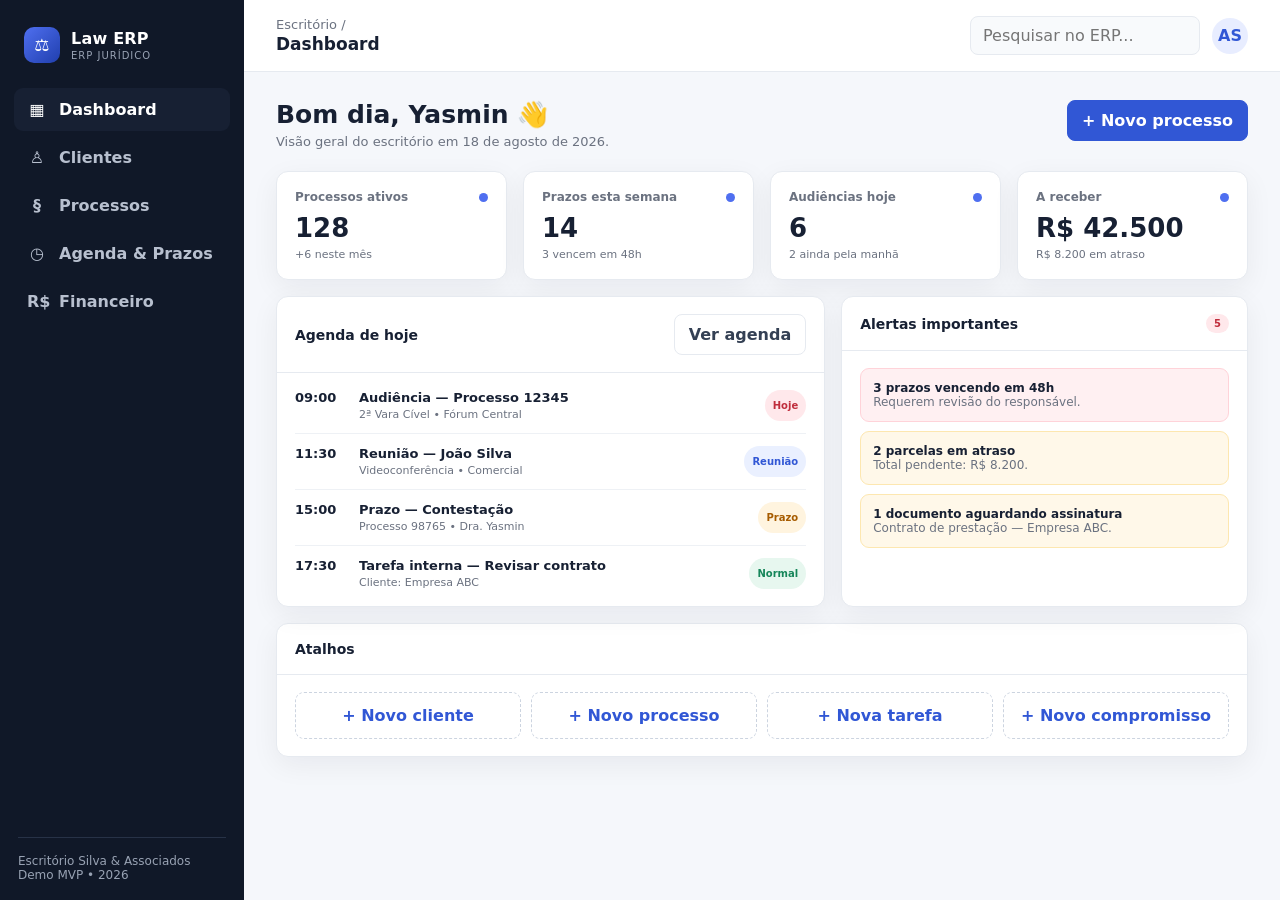
<file: index.html>
<!DOCTYPE html>
<html lang="pt-BR">
<head>
<meta charset="UTF-8">
<meta name="viewport" content="width=device-width, initial-scale=1.0">
<title>Law ERP by AXION TECH</title>
<link rel="stylesheet" href="styles.css">
</head>
<body>
<aside class="sidebar">
  <div class="brand"><div class="brand-mark">⚖</div><div><span>Law ERP</span><small>ERP JURÍDICO</small></div></div>
  <nav class="nav">
    <button class="active" data-screen="dashboard"><span class="icon">▦</span><span>Dashboard</span></button>
    <button data-screen="clientes"><span class="icon">♙</span><span>Clientes</span></button>
    <button data-screen="processos"><span class="icon">§</span><span>Processos</span></button>
    <button data-screen="agenda"><span class="icon">◷</span><span>Agenda & Prazos</span></button>
    <button data-screen="financeiro"><span class="icon">R$</span><span>Financeiro</span></button>
  </nav>
  <div class="sidebar-footer">Escritório Silva & Associados<br>Demo MVP • 2026</div>
</aside>

<main class="main">
<header class="topbar">
  <div class="crumb">Escritório / <strong id="pageTitle">Dashboard</strong></div>
  <div class="top-actions"><input class="search" placeholder="Pesquisar no ERP..." id="globalSearch"><div class="avatar">AS</div></div>
</header>

<section id="dashboard" class="screen active content">
  <div class="page-head"><div><h1>Bom dia, Yasmin 👋</h1><p>Visão geral do escritório em 18 de agosto de 2026.</p></div><div class="actions"><button class="btn primary" data-toast="Novo processo iniciado">+ Novo processo</button></div></div>
  <div class="grid kpis">
    <div class="card kpi"><div class="kpi-top">Processos ativos <span class="dot"></span></div><div class="value">128</div><div class="sub">+6 neste mês</div></div>
    <div class="card kpi"><div class="kpi-top">Prazos esta semana <span class="dot"></span></div><div class="value">14</div><div class="sub">3 vencem em 48h</div></div>
    <div class="card kpi"><div class="kpi-top">Audiências hoje <span class="dot"></span></div><div class="value">6</div><div class="sub">2 ainda pela manhã</div></div>
    <div class="card kpi"><div class="kpi-top">A receber <span class="dot"></span></div><div class="value money">R$ 42.500</div><div class="sub">R$ 8.200 em atraso</div></div>
  </div>
  <div style="height:16px"></div>
  <div class="grid two">
    <div class="card"><div class="card-head"><h3>Agenda de hoje</h3><button class="btn" data-screen-go="agenda">Ver agenda</button></div><div class="card-body"><div class="list">
      <div class="list-item"><div style="display:flex;gap:12px"><div class="time">09:00</div><div><div class="item-title">Audiência — Processo 12345</div><div class="item-sub">2ª Vara Cível • Fórum Central</div></div></div><span class="pill red">Hoje</span></div>
      <div class="list-item"><div style="display:flex;gap:12px"><div class="time">11:30</div><div><div class="item-title">Reunião — João Silva</div><div class="item-sub">Videoconferência • Comercial</div></div></div><span class="pill blue">Reunião</span></div>
      <div class="list-item"><div style="display:flex;gap:12px"><div class="time">15:00</div><div><div class="item-title">Prazo — Contestação</div><div class="item-sub">Processo 98765 • Dra. Yasmin</div></div></div><span class="pill orange">Prazo</span></div>
      <div class="list-item"><div style="display:flex;gap:12px"><div class="time">17:30</div><div><div class="item-title">Tarefa interna — Revisar contrato</div><div class="item-sub">Cliente: Empresa ABC</div></div></div><span class="pill green">Normal</span></div>
    </div></div></div>
    <div class="card"><div class="card-head"><h3>Alertas importantes</h3><span class="pill red">5</span></div><div class="card-body">
      <div class="alert red"><strong>3 prazos vencendo em 48h</strong><br><span class="muted">Requerem revisão do responsável.</span></div>
      <div class="alert"><strong>2 parcelas em atraso</strong><br><span class="muted">Total pendente: R$ 8.200.</span></div>
      <div class="alert"><strong>1 documento aguardando assinatura</strong><br><span class="muted">Contrato de prestação — Empresa ABC.</span></div>
    </div></div>
  </div>
  <div style="height:16px"></div>
  <div class="card"><div class="card-head"><h3>Atalhos</h3></div><div class="card-body"><div class="quick">
    <button data-toast="Formulário de novo cliente aberto">+ Novo cliente</button><button data-toast="Formulário de novo processo aberto">+ Novo processo</button><button data-toast="Formulário de nova tarefa aberto">+ Nova tarefa</button><button data-toast="Formulário de novo compromisso aberto">+ Novo compromisso</button>
  </div></div></div>
</section>

<section id="clientes" class="screen content">
  <div class="page-head"><div><h1>Clientes</h1><p>Cadastro, relacionamento e situação financeira dos clientes.</p></div><div class="actions"><button class="btn" data-toast="Exportação preparada">Exportar</button><button class="btn primary" data-toast="Novo cliente iniciado">+ Novo cliente</button></div></div>
  <div class="toolbar"><input id="clientSearch" placeholder="Buscar por nome, CPF/CNPJ..."><select><option>Todos os status</option><option>Ativo</option><option>Inativo</option></select><select><option>Todos os advogados</option><option>Dra. Yasmin Santos</option><option>Dr. Carlos Lima</option></select></div>
  <div class="card table-wrap"><table class="table"><thead><tr><th>Cliente</th><th>Tipo</th><th>Contato</th><th>Responsável</th><th>Processos</th><th>Financeiro</th><th>Status</th></tr></thead><tbody id="clientRows">
    <tr><td><div class="name">João Silva</div><div class="muted">CPF 123.456.789-00</div></td><td>Pessoa física</td><td>(11) 99999-1020<br><span class="muted">joao@email.com</span></td><td>Dra. Yasmin Santos</td><td>4</td><td class="positive">Em dia</td><td><span class="pill green">Ativo</span></td></tr>
    <tr><td><div class="name">Empresa ABC Ltda.</div><div class="muted">CNPJ 12.345.678/0001-90</div></td><td>Pessoa jurídica</td><td>(11) 3111-2080<br><span class="muted">juridico@abc.com</span></td><td>Dr. Carlos Lima</td><td>12</td><td class="negative">R$ 8.200 atraso</td><td><span class="pill green">Ativo</span></td></tr>
    <tr><td><div class="name">Mariana Costa</div><div class="muted">CPF 987.654.321-00</div></td><td>Pessoa física</td><td>(11) 98877-4412<br><span class="muted">mariana@email.com</span></td><td>Dra. Yasmin Santos</td><td>2</td><td class="positive">Em dia</td><td><span class="pill green">Ativo</span></td></tr>
    <tr><td><div class="name">Construtora Horizonte</div><div class="muted">CNPJ 45.678.901/0001-22</div></td><td>Pessoa jurídica</td><td>(11) 4002-8922<br><span class="muted">contato@horizonte.com</span></td><td>Dr. Carlos Lima</td><td>7</td><td class="positive">Em dia</td><td><span class="pill green">Ativo</span></td></tr>
    <tr><td><div class="name">Pedro Almeida</div><div class="muted">CPF 321.654.987-11</div></td><td>Pessoa física</td><td>(11) 97771-1200<br><span class="muted">pedro@email.com</span></td><td>Dra. Yasmin Santos</td><td>1</td><td class="muted">Sem lançamentos</td><td><span class="pill orange">Inativo</span></td></tr>
  </tbody></table></div>
</section>

<section id="processos" class="screen content">
  <div class="page-head"><div><h1>Processos</h1><p>Gestão completa dos processos e seus principais eventos.</p></div><button class="btn primary" data-toast="Novo processo iniciado">+ Novo processo</button></div>
  <div class="process-grid">
    <div class="card profile"><div class="pill blue">Em andamento</div><h2>12345-67.2026.8.26.0100</h2><p class="muted small">Ação de cobrança • Cível</p>
      <div class="field"><label>Cliente</label><strong>João Silva</strong></div><div class="field"><label>Parte contrária</label><strong>Comercial Beta Ltda.</strong></div><div class="field"><label>Tribunal / Vara</label><strong>TJSP • 2ª Vara Cível</strong></div><div class="field"><label>Advogado responsável</label><strong>Dra. Yasmin Santos</strong></div><div class="field"><label>Valor da causa</label><strong>R$ 75.000,00</strong></div><div class="field"><label>Próximo prazo</label><span class="pill red">20/08/2026</span></div>
    </div>
    <div class="card">
      <div class="tabs"><button class="active" data-tab="resumo">Resumo</button><button data-tab="andamentos">Andamentos</button><button data-tab="prazos">Prazos</button><button data-tab="audiencias">Audiências</button><button data-tab="documentos">Documentos</button><button data-tab="tarefas">Tarefas</button><button data-tab="financeiro">Financeiro</button></div>
      <div class="card-body" id="processTab">
        <div class="grid three"><div class="card kpi"><div class="kpi-top">Fase processual</div><div class="value" style="font-size:18px">Contestação</div><div class="sub">Em análise</div></div><div class="card kpi"><div class="kpi-top">Próxima audiência</div><div class="value" style="font-size:18px">28/08</div><div class="sub">14:00 • Sala 4</div></div><div class="card kpi"><div class="kpi-top">Documentos</div><div class="value" style="font-size:18px">23</div><div class="sub">2 pendentes</div></div></div>
        <div style="height:20px"></div><div class="timeline"><div class="event"><div class="event-date">18 AGO 2026</div><div class="event-body"><strong>Prazo cadastrado</strong><p>Apresentar manifestação sobre documentos da parte contrária.</p></div></div><div class="event"><div class="event-date">14 AGO 2026</div><div class="event-body"><strong>Documento protocolado</strong><p>Petição intermediária enviada ao tribunal.</p></div></div><div class="event"><div class="event-date">05 AGO 2026</div><div class="event-body"><strong>Distribuição</strong><p>Processo distribuído para a 2ª Vara Cível.</p></div></div></div>
      </div>
    </div>
  </div>
</section>

<section id="agenda" class="screen content">
  <div class="page-head"><div><h1>Agenda & Prazos</h1><p>Calendário operacional para compromissos, audiências e prazos.</p></div><div class="actions"><button class="btn">Semana</button><button class="btn">Dia</button><button class="btn primary" data-toast="Novo evento iniciado">+ Novo evento</button></div></div>
  <div class="toolbar"><select><option>Todos os advogados</option><option>Dra. Yasmin Santos</option><option>Dr. Carlos Lima</option></select><select><option>Todos os tipos</option><option>Prazo</option><option>Audiência</option><option>Reunião</option><option>Tarefa</option></select><select><option>Todas as prioridades</option><option>Urgente</option><option>Atenção</option><option>Normal</option></select></div>
  <div class="calendar"><div class="card" style="padding:16px"><div class="cal-head"><button class="btn">‹</button><div class="cal-title">Agosto 2026</div><button class="btn">›</button></div><div class="cal-grid" id="calendarGrid"></div></div>
    <div class="card"><div class="card-head"><h3>Próximos eventos</h3></div><div class="card-body"><div class="list">
      <div class="list-item"><div><div class="item-title">🔴 Prazo — Contestação</div><div class="item-sub">20/08 • Processo 12345 • Ana</div></div><span class="pill red">Urgente</span></div>
      <div class="list-item"><div><div class="item-title">🟠 Audiência — Processo 67890</div><div class="item-sub">21/08 • 10:00 • Carlos</div></div><span class="pill orange">Atenção</span></div>
      <div class="list-item"><div><div class="item-title">🟢 Reunião — Mariana Costa</div><div class="item-sub">24/08 • 15:30 • Ana</div></div><span class="pill green">Normal</span></div>
      <div class="list-item"><div><div class="item-title">🟠 Prazo — Réplica</div><div class="item-sub">26/08 • Processo 55443</div></div><span class="pill orange">Atenção</span></div>
    </div></div></div>
  </div>
</section>

<section id="financeiro" class="screen content">
  <div class="page-head"><div><h1>Financeiro</h1><p>Contas a receber, despesas e visão do fluxo de caixa.</p></div><div class="actions"><button class="btn" data-toast="Nova despesa iniciada">+ Despesa</button><button class="btn primary" data-toast="Nova cobrança iniciada">+ Cobrança</button></div></div>
  <div class="grid finance-kpis">
    <div class="card kpi"><div class="kpi-top">Receita do mês</div><div class="value money">R$ 86.400</div><div class="sub positive">+12,4%</div></div>
    <div class="card kpi"><div class="kpi-top">Despesas</div><div class="value money">R$ 31.200</div><div class="sub">36% da receita</div></div>
    <div class="card kpi"><div class="kpi-top">A receber</div><div class="value money">R$ 42.500</div><div class="sub">18 títulos</div></div>
    <div class="card kpi"><div class="kpi-top">Em atraso</div><div class="value money negative">R$ 8.200</div><div class="sub">2 clientes</div></div>
    <div class="card kpi"><div class="kpi-top">Lucro estimado</div><div class="value money positive">R$ 55.200</div><div class="sub">64% margem</div></div>
  </div>
  <div style="height:16px"></div>
  <div class="grid two">
    <div class="card"><div class="card-head"><h3>Contas a receber</h3><button class="btn">Ver tudo</button></div><div class="table-wrap"><table class="table"><thead><tr><th>Cliente</th><th>Processo</th><th>Descrição</th><th>Vencimento</th><th>Valor</th><th>Status</th></tr></thead><tbody>
      <tr><td class="name">João Silva</td><td class="link">12345</td><td>Honorários</td><td>20/08</td><td class="money">R$ 2.500</td><td><span class="pill orange">Pendente</span></td></tr>
      <tr><td class="name">Empresa ABC</td><td class="link">98765</td><td>Parcela 3/6</td><td>25/08</td><td class="money">R$ 4.000</td><td><span class="pill green">Pago</span></td></tr>
      <tr><td class="name">Mariana Costa</td><td class="link">55443</td><td>Honorários</td><td>28/08</td><td class="money">R$ 3.200</td><td><span class="pill orange">Pendente</span></td></tr>
      <tr><td class="name">Construtora Horizonte</td><td class="link">77112</td><td>Parcela 2/4</td><td>15/08</td><td class="money">R$ 6.500</td><td><span class="pill red">Atrasado</span></td></tr>
    </tbody></table></div></div>
    <div class="card"><div class="card-head"><h3>Fluxo de caixa</h3><span class="muted small">Agosto 2026</span></div><div class="card-body">
      <div class="small muted">Receitas realizadas</div><div style="display:flex;justify-content:space-between;margin:6px 0 15px"><strong>R$ 86.400</strong><strong class="positive">64%</strong></div><div class="progress"><span style="width:64%"></span></div>
      <div style="height:20px"></div><div class="small muted">Despesas</div><div style="display:flex;justify-content:space-between;margin:6px 0 15px"><strong>R$ 31.200</strong><strong>36%</strong></div><div class="progress"><span style="width:36%"></span></div>
      <div style="height:20px"></div><div class="alert"><strong>Projeção positiva</strong><br><span class="muted">Saldo projetado de R$ 55.200 até o fim do mês.</span></div>
    </div></div>
  </div>
</section>
</main>
<div class="toast" id="toast"></div>
<script src="script.js"></script>
</body>
</html>
</file>
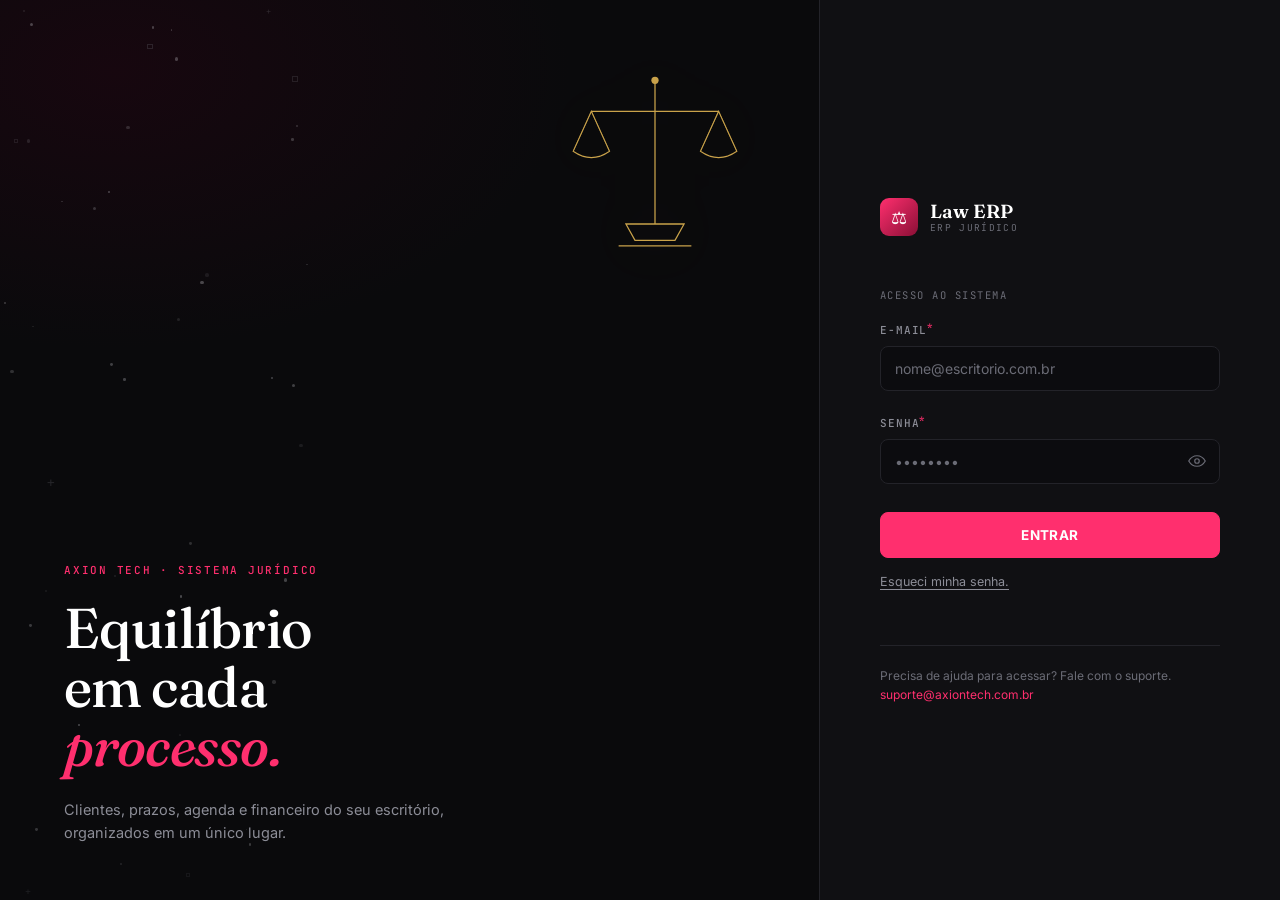
<file: login.html>
<!DOCTYPE html>
<html lang="pt-BR">
<head>
<meta charset="UTF-8">
<meta name="viewport" content="width=device-width, initial-scale=1.0">
<title>Entrar — Law ERP by AXION TECH</title>
<link rel="preconnect" href="https://fonts.googleapis.com">
<link rel="preconnect" href="https://fonts.gstatic.com" crossorigin>
<link href="https://fonts.googleapis.com/css2?family=Fraunces:opsz,wght@9..144,500;9..144,600&family=JetBrains+Mono:wght@400;500;700&family=Inter:wght@400;500;600;700&display=swap" rel="stylesheet">
<link rel="stylesheet" href="login.css">
</head>
<body>

<div class="wrap">

  <!-- LEFT — signature panel -->
  <section class="stage" aria-hidden="false">
    <div class="dots" id="dots"></div>

    <div class="scale-wrap">
      <svg class="scale" viewBox="0 0 220 220" fill="none" xmlns="http://www.w3.org/2000/svg">
        <line x1="110" y1="18" x2="110" y2="176" stroke="currentColor" stroke-width="1.4"/>
        <line x1="40" y1="52" x2="180" y2="52" stroke="currentColor" stroke-width="1.4"/>
        <circle cx="110" cy="18" r="4" fill="currentColor"/>
        <path d="M40 52 L20 96 Q40 110 60 96 Z" stroke="currentColor" stroke-width="1.2"/>
        <line x1="40" y1="52" x2="20" y2="96" stroke="currentColor" stroke-width="1" opacity=".55"/>
        <line x1="40" y1="52" x2="60" y2="96" stroke="currentColor" stroke-width="1" opacity=".55"/>
        <path d="M180 52 L160 96 Q180 110 200 96 Z" stroke="currentColor" stroke-width="1.2"/>
        <line x1="180" y1="52" x2="160" y2="96" stroke="currentColor" stroke-width="1" opacity=".55"/>
        <line x1="180" y1="52" x2="200" y2="96" stroke="currentColor" stroke-width="1" opacity=".55"/>
        <path d="M78 176 L142 176 L132 194 L88 194 Z" stroke="currentColor" stroke-width="1.4"/>
        <line x1="70" y1="200" x2="150" y2="200" stroke="currentColor" stroke-width="1.4"/>
      </svg>
    </div>

    <div class="stage-copy">
      <p class="eyebrow">AXION TECH · SISTEMA JURÍDICO</p>
      <h1>Equilíbrio<br>em cada<br><em>processo.</em></h1>
      <p class="stage-sub">Clientes, prazos, agenda e financeiro do seu escritório, organizados em um único lugar.</p>
    </div>
  </section>

  <!-- RIGHT — credentials -->
  <section class="panel">
    <div class="panel-inner">

      <div class="brand">
        <span class="brand-mark">⚖</span>
        <div class="brand-text">
          <span>Law ERP</span>
          <small>ERP JURÍDICO</small>
        </div>
      </div>

      <form class="form" id="loginForm" novalidate>
        <p class="form-eyebrow">Acesso ao sistema</p>

        <label class="field">
          <span class="field-label">E-mail<sup>*</sup></span>
          <input type="email" name="email" id="email" autocomplete="username" placeholder="nome@escritorio.com.br" required>
        </label>

        <label class="field">
          <span class="field-label">Senha<sup>*</sup></span>
          <div class="pass-wrap">
            <input type="password" name="senha" id="senha" autocomplete="current-password" placeholder="••••••••" required>
            <button type="button" class="eye" id="eyeToggle" aria-label="Mostrar senha" aria-pressed="false">
              <svg width="18" height="18" viewBox="0 0 24 24" fill="none" xmlns="http://www.w3.org/2000/svg">
                <path d="M1 12s4-7 11-7 11 7 11 7-4 7-11 7-11-7-11-7Z" stroke="currentColor" stroke-width="1.6"/>
                <circle cx="12" cy="12" r="3" stroke="currentColor" stroke-width="1.6"/>
              </svg>
            </button>
          </div>
        </label>

        <button type="submit" class="btn-enter" id="btnEnter">Entrar</button>

        <a href="#" class="forgot">Esqueci minha senha.</a>
      </form>

      <div class="support">
        <p>Precisa de ajuda para acessar? Fale com o suporte.</p>
        <a href="mailto:suporte@axiontech.com.br">suporte@axiontech.com.br</a>
      </div>

    </div>
  </section>

</div>

<script src="login.js"></script>
</body>
</html>
</file>
<file: styles.css>
:root{
  --bg:#f5f7fb; --surface:#fff; --surface2:#f8fafc; --text:#172033; --muted:#6b7280;
  --line:#e6eaf0; --primary:#3157d5; --primary2:#2445b7; --green:#16865a; --orange:#d97706;
  --red:#dc3d4b; --sidebar:#101828; --sidebar2:#172033; --shadow:0 8px 28px rgba(16,24,40,.06);
}
*{box-sizing:border-box} body{margin:0;font-family:Inter,ui-sans-serif,system-ui,-apple-system,Segoe UI,Roboto,Arial,sans-serif;background:var(--bg);color:var(--text)}
button,input,select{font:inherit} button{cursor:pointer}
.sidebar{position:fixed;inset:0 auto 0 0;width:244px;background:var(--sidebar);color:#fff;padding:22px 14px;z-index:10}
.brand{display:flex;align-items:center;gap:11px;padding:5px 10px 25px;font-weight:800;letter-spacing:.2px}
.brand-mark{width:36px;height:36px;border-radius:10px;background:linear-gradient(135deg,#4f6ff0,#203fae);display:grid;place-items:center;font-size:17px}
.brand small{display:block;color:#98a2b3;font-weight:500;font-size:10px;margin-top:2px;letter-spacing:1px}
.nav{display:grid;gap:5px}.nav button{border:0;background:transparent;color:#b8c0cf;text-align:left;padding:12px 13px;border-radius:9px;display:flex;gap:12px;align-items:center;font-weight:600}
.nav button:hover,.nav button.active{background:var(--sidebar2);color:#fff}.nav .icon{width:20px;text-align:center}
.sidebar-footer{position:absolute;bottom:18px;left:18px;right:18px;border-top:1px solid #273247;padding-top:16px;color:#98a2b3;font-size:12px}
.main{margin-left:244px;min-height:100vh}.topbar{height:72px;background:#fff;border-bottom:1px solid var(--line);display:flex;align-items:center;justify-content:space-between;padding:0 32px;position:sticky;top:0;z-index:5}
.crumb{font-size:13px;color:var(--muted)}.crumb strong{color:var(--text);font-size:17px;display:block;margin-top:2px}
.top-actions{display:flex;gap:12px;align-items:center}.search{background:var(--surface2);border:1px solid var(--line);border-radius:8px;padding:9px 12px;width:230px}
.avatar{width:36px;height:36px;border-radius:50%;display:grid;place-items:center;background:#e8edff;color:#3157d5;font-weight:800}
.content{padding:28px 32px 40px;max-width:1500px;margin:auto}.page-head{display:flex;align-items:flex-start;justify-content:space-between;margin-bottom:22px}.page-head h1{margin:0 0 5px;font-size:25px}.page-head p{margin:0;color:var(--muted);font-size:13px}
.btn{border:1px solid var(--line);background:#fff;border-radius:8px;padding:10px 14px;font-weight:700;color:#344054}.btn.primary{background:var(--primary);color:#fff;border-color:var(--primary)}.btn.primary:hover{background:var(--primary2)}
.actions{display:flex;gap:9px}.grid{display:grid;gap:16px}.kpis{grid-template-columns:repeat(4,minmax(0,1fr))}.card{background:#fff;border:1px solid var(--line);border-radius:12px;box-shadow:var(--shadow)}.kpi{padding:18px}.kpi-top{display:flex;justify-content:space-between;align-items:center;color:var(--muted);font-size:12px;font-weight:700}.kpi .value{font-size:26px;font-weight:800;margin-top:9px}.kpi .sub{font-size:11px;color:var(--muted);margin-top:5px}.dot{width:9px;height:9px;border-radius:50%;background:#4f6ff0}
.two{grid-template-columns:1.35fr 1fr}.three{grid-template-columns:repeat(3,1fr)}.card-head{padding:17px 18px;border-bottom:1px solid var(--line);display:flex;justify-content:space-between;align-items:center}.card-head h3{font-size:14px;margin:0}.card-body{padding:17px 18px}.muted{color:var(--muted)}.small{font-size:12px}
.list{display:grid;gap:12px}.list-item{display:flex;justify-content:space-between;gap:16px;padding-bottom:12px;border-bottom:1px solid #eef1f5}.list-item:last-child{border-bottom:0;padding-bottom:0}.time{font-weight:800;font-size:13px;width:52px}.item-title{font-weight:700;font-size:13px}.item-sub{font-size:11px;color:var(--muted);margin-top:3px}.pill{display:inline-flex;align-items:center;border-radius:999px;padding:4px 8px;font-size:10px;font-weight:800}.pill.green{background:#e7f7ef;color:#16865a}.pill.orange{background:#fff4df;color:#a75c00}.pill.red{background:#ffe8eb;color:#c02e3d}.pill.blue{background:#eaf0ff;color:#3157d5}.alert{padding:12px;border-radius:9px;background:#fff8e9;border:1px solid #fde7b0;font-size:12px}.alert.red{background:#fff0f2;border-color:#ffd3d9}.alert + .alert{margin-top:9px}
.quick{display:grid;grid-template-columns:repeat(4,1fr);gap:10px}.quick button{padding:13px 10px;border:1px dashed #ccd4e0;background:#fff;border-radius:9px;font-weight:700;color:#3157d5}
.toolbar{display:flex;gap:9px;flex-wrap:wrap;margin-bottom:14px}.toolbar input,.toolbar select{border:1px solid var(--line);background:#fff;border-radius:8px;padding:10px 12px;color:#344054}.toolbar input{min-width:250px}
.table-wrap{overflow:auto}.table{width:100%;border-collapse:collapse;font-size:12px}.table th{background:#f8fafc;text-align:left;color:#667085;font-size:10px;text-transform:uppercase;letter-spacing:.5px}.table th,.table td{padding:13px 14px;border-bottom:1px solid var(--line);white-space:nowrap}.table tbody tr:hover{background:#fafbfc}.name{font-weight:750}.link{color:#3157d5;font-weight:700}
.process-grid{display:grid;grid-template-columns:300px 1fr;gap:16px}.profile{padding:18px}.profile h2{font-size:18px;margin:0 0 3px}.field{margin:14px 0}.field label{display:block;color:var(--muted);font-size:10px;text-transform:uppercase;font-weight:800;margin-bottom:4px}.tabs{display:flex;gap:2px;border-bottom:1px solid var(--line);padding:0 15px}.tabs button{border:0;background:transparent;padding:13px 12px;font-size:12px;font-weight:750;color:var(--muted);border-bottom:2px solid transparent}.tabs button.active{color:var(--primary);border-bottom-color:var(--primary)}
.timeline{display:grid;gap:15px}.event{display:grid;grid-template-columns:90px 1fr;gap:14px}.event-date{font-size:11px;color:var(--muted)}.event-body{border-left:2px solid #d9e1f5;padding-left:14px}.event-body strong{font-size:13px}.event-body p{font-size:11px;color:var(--muted);margin:4px 0}
.calendar{display:grid;grid-template-columns:1fr 310px;gap:16px}.cal-head{display:flex;justify-content:space-between;align-items:center;margin-bottom:12px}.cal-title{font-weight:800}.cal-grid{display:grid;grid-template-columns:repeat(7,1fr);border-top:1px solid var(--line);border-left:1px solid var(--line)}.day{min-height:100px;background:#fff;border-right:1px solid var(--line);border-bottom:1px solid var(--line);padding:9px}.day .num{font-size:11px;font-weight:800}.day.today{background:#f1f5ff}.day.today .num{color:var(--primary)}.event-chip{font-size:9px;padding:5px 6px;border-radius:5px;margin-top:6px;background:#edf2ff;color:#3157d5;font-weight:700;white-space:nowrap;overflow:hidden;text-overflow:ellipsis}.event-chip.red{background:#fff0f2;color:#c02e3d}.event-chip.green{background:#eaf8f1;color:#16865a}
.finance-kpis{grid-template-columns:repeat(5,1fr)}.money{font-variant-numeric:tabular-nums}.positive{color:var(--green)}.negative{color:var(--red)}.progress{height:7px;background:#edf0f5;border-radius:99px;overflow:hidden}.progress span{display:block;height:100%;background:var(--primary);border-radius:99px}
.empty{padding:35px;text-align:center;color:var(--muted)}.screen{display:none}.screen.active{display:block}
.toast{position:fixed;right:24px;bottom:24px;background:#101828;color:#fff;padding:12px 15px;border-radius:9px;box-shadow:0 10px 35px rgba(0,0,0,.2);font-size:12px;opacity:0;transform:translateY(10px);pointer-events:none;transition:.2s;z-index:20}.toast.show{opacity:1;transform:translateY(0)}
@media(max-width:1050px){.sidebar{width:76px}.brand span,.brand small,.nav button span,.sidebar-footer{display:none}.brand{justify-content:center}.nav button{justify-content:center}.main{margin-left:76px}.kpis,.finance-kpis{grid-template-columns:repeat(2,1fr)}.two,.calendar,.process-grid{grid-template-columns:1fr}.quick{grid-template-columns:repeat(2,1fr)}}
@media(max-width:650px){.topbar{padding:0 15px}.content{padding:20px 15px}.search{display:none}.kpis,.finance-kpis,.three{grid-template-columns:1fr}.page-head{gap:12px;flex-direction:column}.actions{flex-wrap:wrap}.sidebar{width:62px}.main{margin-left:62px}}
</file>
<file: login.css>
:root{
  --black:#0a0a0c;
  --panel:#101013;
  --ink:#f4f4f6;
  --muted:#8c8d97;
  --muted2:#6b6c76;
  --line:#232329;
  --accent:#ff2f6e;
  --accent-dim:#5c1330;
  --gold:#c9a24a;
  --focus:#ff2f6e;
}

*{box-sizing:border-box}
html,body{height:100%}
body{
  margin:0;
  background:var(--black);
  color:var(--ink);
  font-family:'Inter',ui-sans-serif,system-ui,-apple-system,Segoe UI,Roboto,Arial,sans-serif;
  -webkit-font-smoothing:antialiased;
}

@media (prefers-reduced-motion: no-preference){
  .stage-copy, .scale-wrap, .panel-inner{animation:rise .7s cubic-bezier(.2,.7,.2,1) both}
  .panel-inner{animation-delay:.08s}
  .scale-wrap{animation-delay:.15s}
  @keyframes rise{from{opacity:0;transform:translateY(10px)}to{opacity:1;transform:translateY(0)}}
}

.wrap{
  min-height:100vh;
  display:grid;
  grid-template-columns:1.1fr 460px;
}

/* ---------- LEFT: signature stage ---------- */
.stage{
  position:relative;
  overflow:hidden;
  padding:56px 64px;
  display:flex;
  flex-direction:column;
  justify-content:flex-end;
  background:
    radial-gradient(760px 460px at 14% 8%, #17070f 0%, transparent 60%),
    var(--black);
  border-right:1px solid var(--line);
}

.dots{position:absolute;inset:0;pointer-events:none;opacity:.55}

.scale-wrap{
  position:absolute;
  top:64px;
  right:64px;
  width:200px;
  height:200px;
  color:var(--gold);
  opacity:.85;
  filter:drop-shadow(0 0 26px rgba(201,162,74,.16));
}
.scale{width:100%;height:100%}

.stage-copy{max-width:560px}
.eyebrow{
  font-family:'JetBrains Mono',monospace;
  font-size:11px;
  letter-spacing:.16em;
  color:var(--accent);
  text-transform:uppercase;
  margin:0 0 22px;
  font-weight:500;
}
.stage h1{
  font-family:'Fraunces',serif;
  font-weight:500;
  font-size:56px;
  line-height:1.05;
  letter-spacing:-.01em;
  margin:0 0 22px;
  color:#fff;
}
.stage h1 em{font-style:italic;color:var(--accent);font-weight:500}
.stage-sub{
  max-width:380px;
  color:var(--muted);
  font-size:14.5px;
  line-height:1.6;
  margin:0;
}

/* ---------- RIGHT: credentials panel ---------- */
.panel{
  background:var(--panel);
  display:flex;
  align-items:center;
  justify-content:center;
  padding:48px;
}
.panel-inner{width:100%;max-width:340px}

.brand{display:flex;align-items:center;gap:12px;margin-bottom:52px}
.brand-mark{
  width:38px;height:38px;border-radius:9px;
  background:linear-gradient(135deg,var(--accent),#8a0f36);
  display:grid;place-items:center;font-size:18px;color:#fff;
}
.brand-text{display:flex;flex-direction:column;line-height:1.15}
.brand-text span{font-family:'Fraunces',serif;font-weight:600;font-size:19px;color:#fff}
.brand-text small{font-family:'JetBrains Mono',monospace;font-size:9.5px;letter-spacing:.14em;color:var(--muted2)}

.form{display:flex;flex-direction:column;gap:22px}
.form-eyebrow{
  font-family:'JetBrains Mono',monospace;
  font-size:10.5px;
  letter-spacing:.14em;
  text-transform:uppercase;
  color:var(--muted2);
  margin:0 0 -4px;
}

.field{display:flex;flex-direction:column;gap:9px}
.field-label{
  font-family:'JetBrains Mono',monospace;
  font-size:11px;
  letter-spacing:.08em;
  text-transform:uppercase;
  color:var(--muted);
  font-weight:500;
}
.field-label sup{color:var(--accent)}

input{
  font:inherit;
  background:#0c0c0f;
  border:1px solid var(--line);
  border-radius:8px;
  color:var(--ink);
  padding:13px 14px;
  font-size:14px;
  width:100%;
  transition:border-color .15s ease, box-shadow .15s ease;
}
input::placeholder{color:var(--muted2)}
input:focus-visible{
  outline:none;
  border-color:var(--focus);
  box-shadow:0 0 0 3px rgba(255,47,110,.16);
}

.pass-wrap{position:relative;display:flex}
.pass-wrap input{padding-right:44px}
.eye{
  position:absolute;right:10px;top:50%;transform:translateY(-50%);
  background:none;border:0;color:var(--muted2);
  width:28px;height:28px;display:grid;place-items:center;
  cursor:pointer;border-radius:6px;
}
.eye:hover{color:var(--ink)}
.eye:focus-visible{outline:2px solid var(--focus);outline-offset:2px}
.eye[aria-pressed="true"]{color:var(--accent)}

.btn-enter{
  font:inherit;
  font-weight:700;
  font-size:13.5px;
  letter-spacing:.03em;
  text-transform:uppercase;
  color:#fff;
  background:var(--accent);
  border:1px solid var(--accent);
  border-radius:8px;
  padding:14px 16px;
  cursor:pointer;
  margin-top:6px;
  transition:background .15s ease, transform .1s ease;
}
.btn-enter:hover{background:#e0245f}
.btn-enter:active{transform:translateY(1px)}
.btn-enter:focus-visible{outline:2px solid #fff;outline-offset:2px}
.btn-enter[disabled]{background:var(--accent-dim);border-color:var(--accent-dim);color:var(--muted2);cursor:not-allowed}

.forgot{
  align-self:flex-start;
  color:var(--muted);
  font-size:12.5px;
  text-decoration:underline;
  text-underline-offset:3px;
  margin-top:-6px;
}
.forgot:hover{color:var(--ink)}

.support{
  margin-top:56px;
  padding-top:22px;
  border-top:1px solid var(--line);
  font-size:12px;
  color:var(--muted2);
}
.support p{margin:0 0 4px}
.support a{color:var(--accent);text-decoration:none}
.support a:hover{text-decoration:underline}

/* ---------- responsive ---------- */
@media (max-width:980px){
  .wrap{grid-template-columns:1fr}
  .stage{
    min-height:280px;
    padding:36px 28px;
    border-right:0;
    border-bottom:1px solid var(--line);
  }
  .scale-wrap{width:120px;height:120px;top:28px;right:28px}
  .stage h1{font-size:38px}
  .stage-sub{display:none}
  .panel{padding:36px 24px}
}
@media (max-width:460px){
  .stage h1{font-size:32px}
  .scale-wrap{width:88px;height:88px;top:20px;right:20px;opacity:.6}
}
</file>
